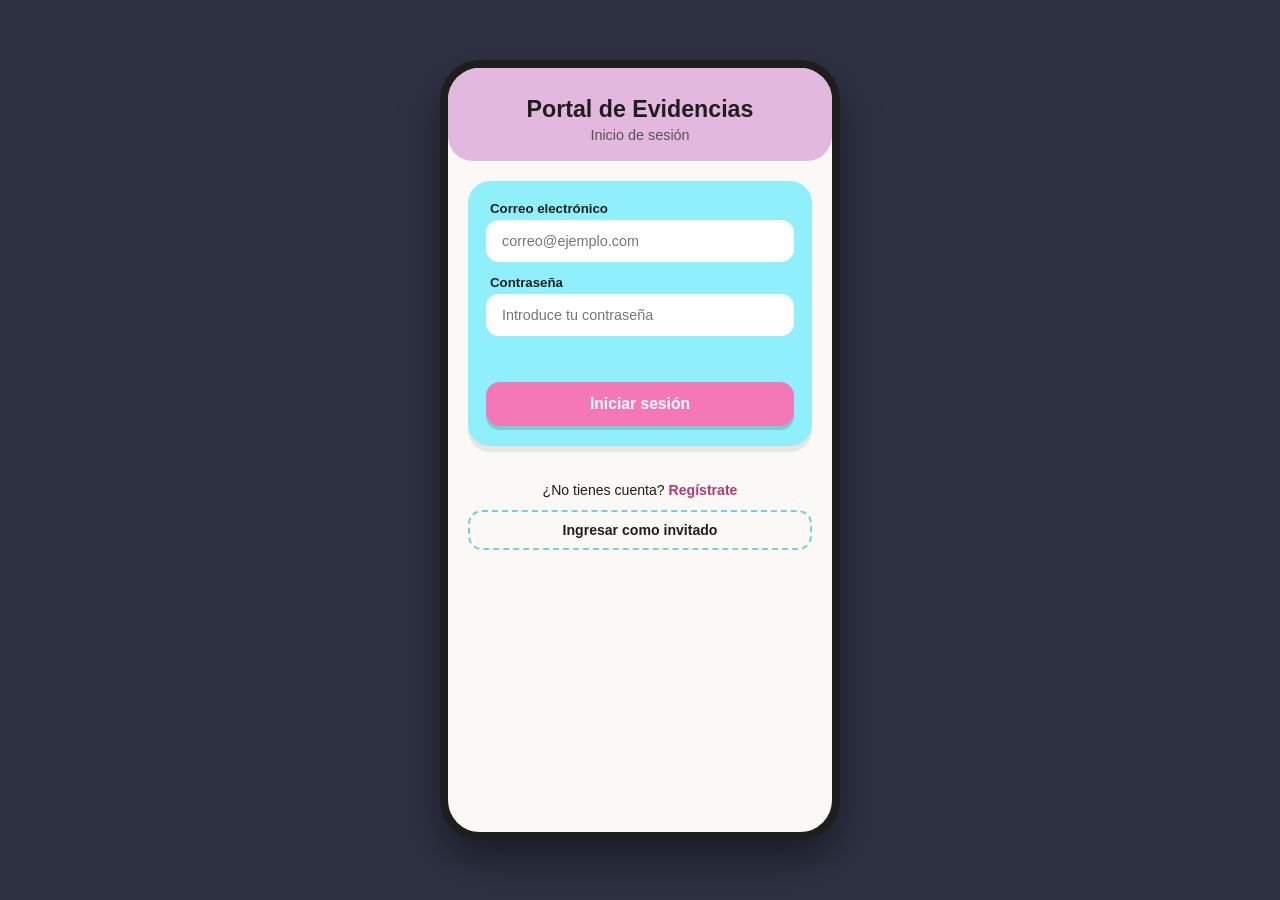
<file: index.html>
<!DOCTYPE html>
<html lang="es">
<head>
  <meta charset="UTF-8">
  <meta http-equiv="refresh" content="0; url=./html/iniciarSesion.html">
  <title>Portal de Evidencias</title>
  <script>window.location.replace("./html/iniciarSesion.html");</script>
</head>
<body>
  <p>Redirigiendo al <a href="./html/iniciarSesion.html">inicio de sesión</a>...</p>
</body>
</html>
</file>
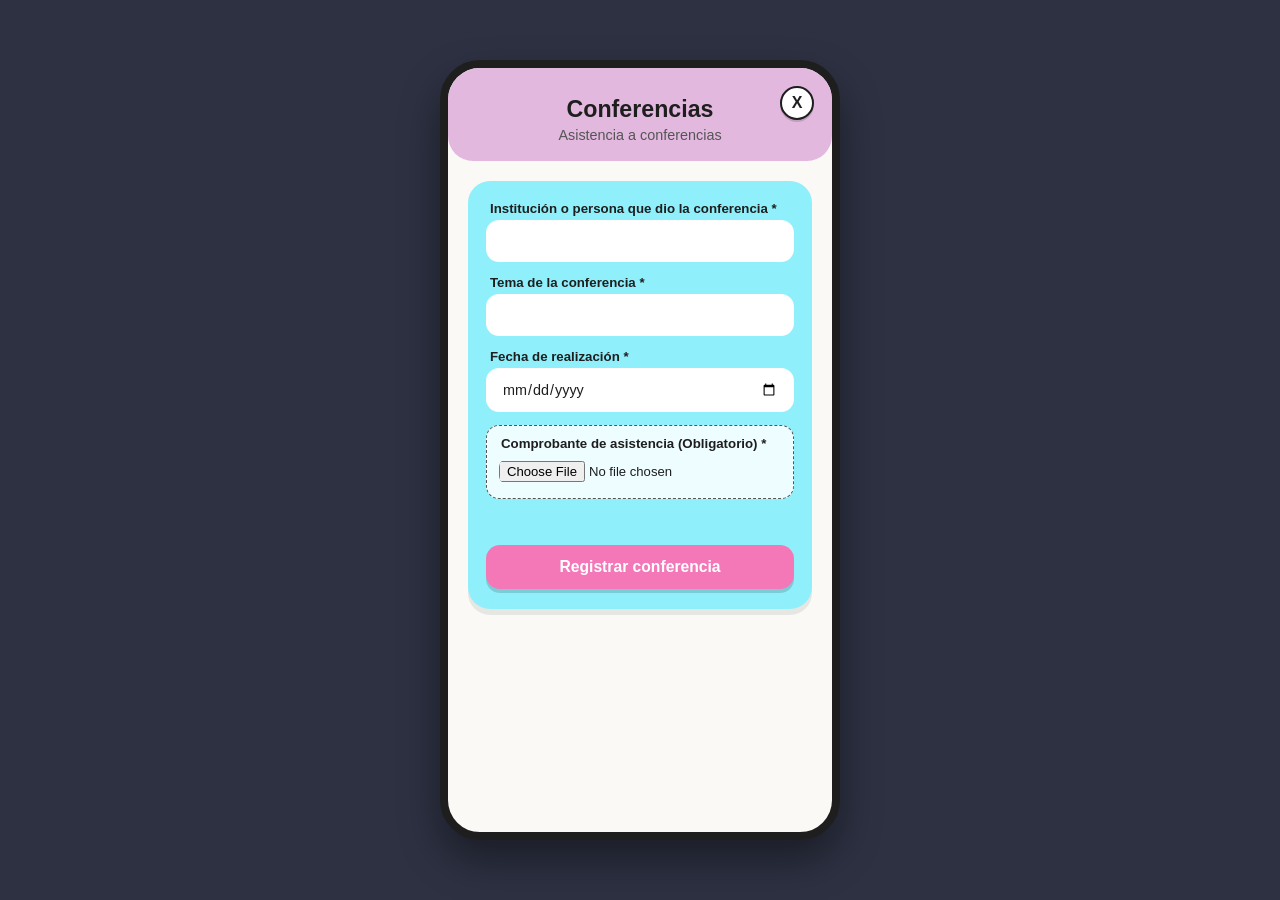
<file: html/conferencias.html>
<!DOCTYPE html>
<html lang="es">
<head>
    <meta charset="UTF-8">
    <meta name="viewport" content="width=device-width, initial-scale=1.0">
    <title>Registrar Conferencias</title>
    <link rel="stylesheet" href="../css/estilos.css">
</head>
<body>
    <div class="mobile-frame">
        <header class="app-header">
            <a href="principal.html" class="btn-close-x" title="Cancelar y volver">X</a>
            <h1>Conferencias</h1>
            <p>Asistencia a conferencias</p>
        </header>

        <main class="app-body">
            <form class="form-card" data-categoria="Conferencias" novalidate>
                <div class="input-group">
                    <label for="ponenteConferencia">Institución o persona que dio la conferencia *</label>
                    <input type="text" id="ponenteConferencia" required>
                </div>

                <div class="input-group">
                    <label for="temaConferencia">Tema de la conferencia *</label>
                    <input type="text" id="temaConferencia" required>
                </div>

                <div class="input-group">
                    <label for="fechaConferencia">Fecha de realización *</label>
                    <input type="date" id="fechaConferencia" required>
                </div>

                <div class="input-group file-input-box">
                    <label for="archivoConferencia">Comprobante de asistencia (Obligatorio) *</label>
                    <input type="file" id="archivoConferencia" accept=".pdf,.jpg,.jpeg,.png" required>
                </div>

                <p id="mensajeFeedback" class="feedback-msg"></p>
                <button type="submit" class="btn-primary">Registrar conferencia</button>
            </form>
        </main>
    </div>
    <script src="../js/formularios.js"></script>
</body>
</html>
</file>
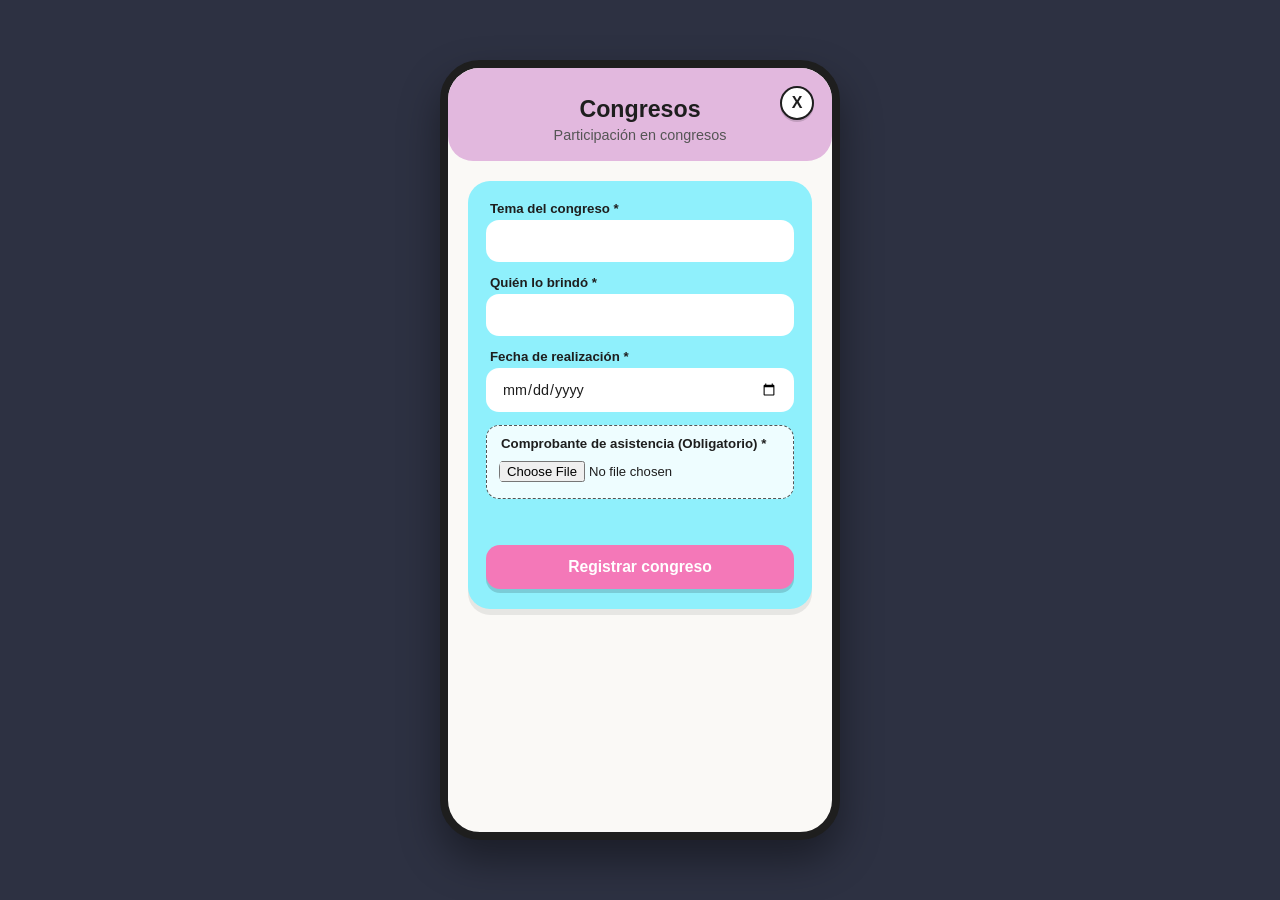
<file: html/congresos.html>
<!DOCTYPE html>
<html lang="es">
<head>
    <meta charset="UTF-8">
    <meta name="viewport" content="width=device-width, initial-scale=1.0">
    <title>Registrar Congresos</title>
    <link rel="stylesheet" href="../css/estilos.css">
</head>
<body>
    <div class="mobile-frame">
        <header class="app-header">
            <a href="principal.html" class="btn-close-x" title="Cancelar y volver">X</a>
            <h1>Congresos</h1>
            <p>Participación en congresos</p>
        </header>

        <main class="app-body">
            <form class="form-card" data-categoria="Congresos" novalidate>
                <div class="input-group">
                    <label for="temaCongreso">Tema del congreso *</label>
                    <input type="text" id="temaCongreso" required>
                </div>

                <div class="input-group">
                    <label for="organizadorCongreso">Quién lo brindó *</label>
                    <input type="text" id="organizadorCongreso" required>
                </div>

                <div class="input-group">
                    <label for="fechaCongreso">Fecha de realización *</label>
                    <input type="date" id="fechaCongreso" required>
                </div>

                <div class="input-group file-input-box">
                    <label for="archivoCongreso">Comprobante de asistencia (Obligatorio) *</label>
                    <input type="file" id="archivoCongreso" accept=".pdf,.jpg,.jpeg,.png" required>
                </div>

                <p id="mensajeFeedback" class="feedback-msg"></p>
                <button type="submit" class="btn-primary">Registrar congreso</button>
            </form>
        </main>
    </div>
    <script src="../js/formularios.js"></script>
</body>
</html>
</file>
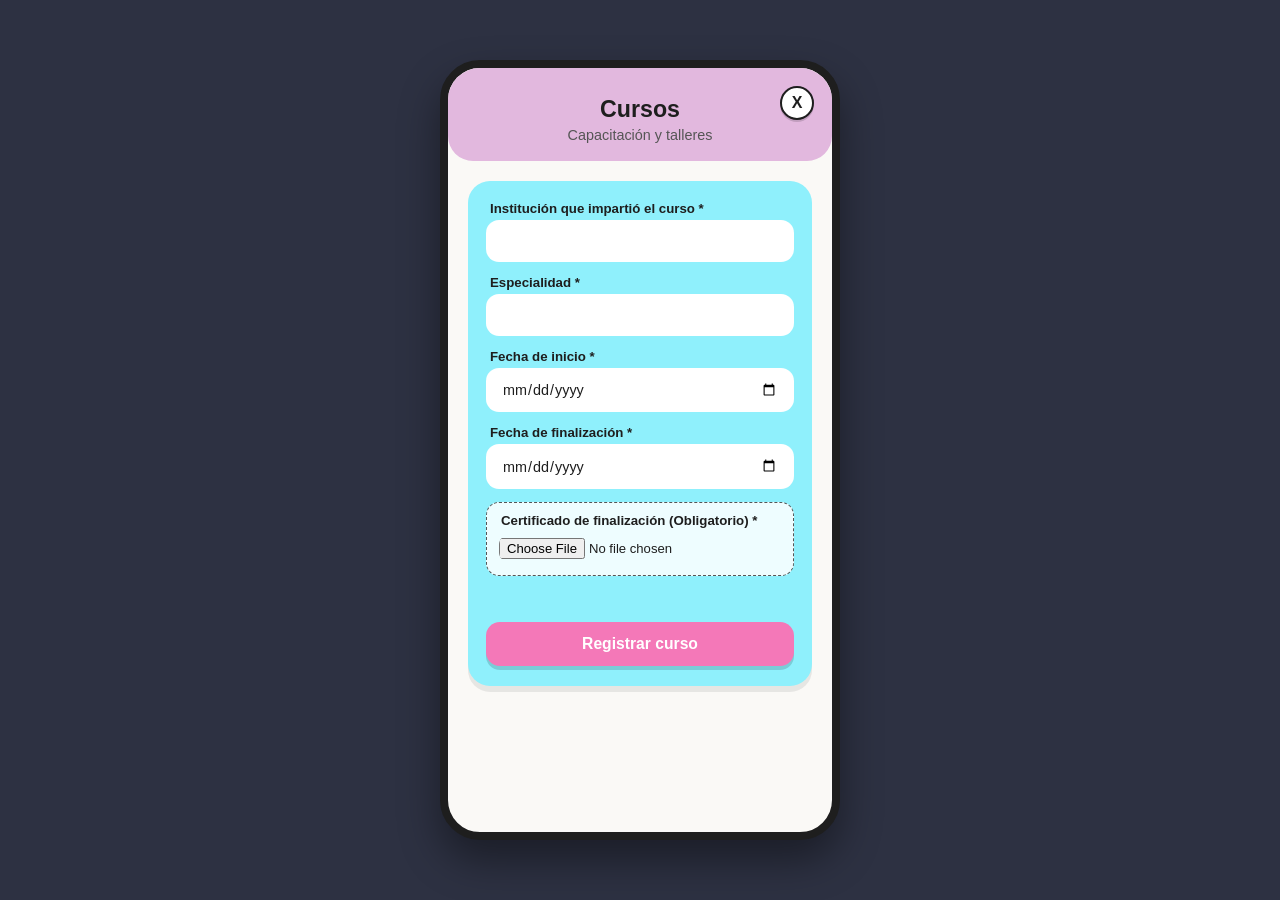
<file: html/cursos.html>
<!DOCTYPE html>
<html lang="es">
<head>
    <meta charset="UTF-8">
    <meta name="viewport" content="width=device-width, initial-scale=1.0">
    <title>Registrar Cursos</title>
    <link rel="stylesheet" href="../css/estilos.css">
</head>
<body>
    <div class="mobile-frame">
        <header class="app-header">
            <a href="principal.html" class="btn-close-x" title="Cancelar y volver">X</a>
            <h1>Cursos</h1>
            <p>Capacitación y talleres</p>
        </header>

        <main class="app-body">
            <form class="form-card" data-categoria="Cursos" novalidate>
                <div class="input-group">
                    <label for="institucionCurso">Institución que impartió el curso *</label>
                    <input type="text" id="institucionCurso" required>
                </div>

                <div class="input-group">
                    <label for="especialidadCurso">Especialidad *</label>
                    <input type="text" id="especialidadCurso" required>
                </div>

                <div class="input-group">
                    <label for="fechaInicioCurso">Fecha de inicio *</label>
                    <input type="date" id="fechaInicioCurso" required>
                </div>

                <div class="input-group">
                    <label for="fechaFinCurso">Fecha de finalización *</label>
                    <input type="date" id="fechaFinCurso" required>
                </div>

                <div class="input-group file-input-box">
                    <label for="archivoCurso">Certificado de finalización (Obligatorio) *</label>
                    <input type="file" id="archivoCurso" accept=".pdf,.jpg,.jpeg,.png" required>
                </div>

                <p id="mensajeFeedback" class="feedback-msg"></p>
                <button type="submit" class="btn-primary">Registrar curso</button>
            </form>
        </main>
    </div>
    <script src="../js/formularios.js"></script>
</body>
</html>
</file>
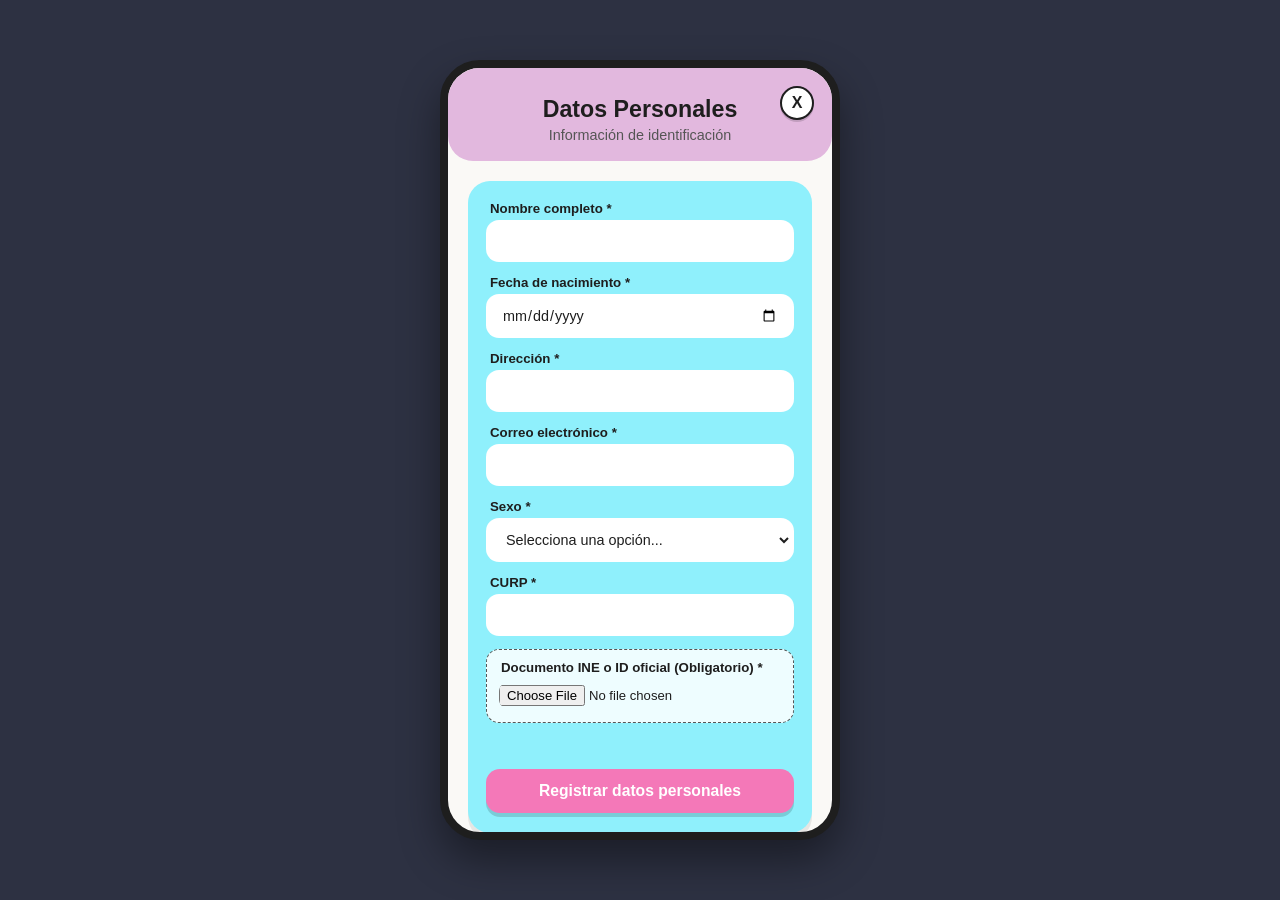
<file: html/datosPersonales.html>
<!DOCTYPE html>
<html lang="es">
<head>
    <meta charset="UTF-8">
    <meta name="viewport" content="width=device-width, initial-scale=1.0">
    <title>Registrar Datos Personales</title>
    <link rel="stylesheet" href="../css/estilos.css">
</head>
<body>
    <div class="mobile-frame">
        <header class="app-header">
            <a href="principal.html" class="btn-close-x" title="Cancelar y volver">X</a>
            <h1>Datos Personales</h1>
            <p>Información de identificación</p>
        </header>

        <main class="app-body">
            <form class="form-card" data-categoria="Datos personales" novalidate>
                <div class="input-group">
                    <label for="nombreCompleto">Nombre completo *</label>
                    <input type="text" id="nombreCompleto" required>
                </div>

                <div class="input-group">
                    <label for="fechaNacimiento">Fecha de nacimiento *</label>
                    <input type="date" id="fechaNacimiento" required>
                </div>

                <div class="input-group">
                    <label for="direccion">Dirección *</label>
                    <input type="text" id="direccion" required>
                </div>

                <div class="input-group">
                    <label for="correoElectronico">Correo electrónico *</label>
                    <input type="email" id="correoElectronico" required>
                </div>

                <div class="input-group">
                    <label for="sexo">Sexo *</label>
                    <select id="sexo" required>
                        <option value="">Selecciona una opción...</option>
                        <option value="Femenino">Femenino</option>
                        <option value="Masculino">Masculino</option>
                        <option value="Otro">Otro</option>
                    </select>
                </div>

                <div class="input-group">
                    <label for="curp">CURP *</label>
                    <input type="text" id="curp" maxlength="18" style="text-transform: uppercase;" required>
                </div>

                <div class="input-group file-input-box">
                    <label for="archivoIne">Documento INE o ID oficial (Obligatorio) *</label>
                    <input type="file" id="archivoIne" accept=".pdf,.jpg,.jpeg,.png" required>
                </div>

                <p id="mensajeFeedback" class="feedback-msg"></p>
                <button type="submit" class="btn-primary">Registrar datos personales</button>
            </form>
        </main>
    </div>
    <script src="../js/formularios.js"></script>
</body>
</html>
</file>
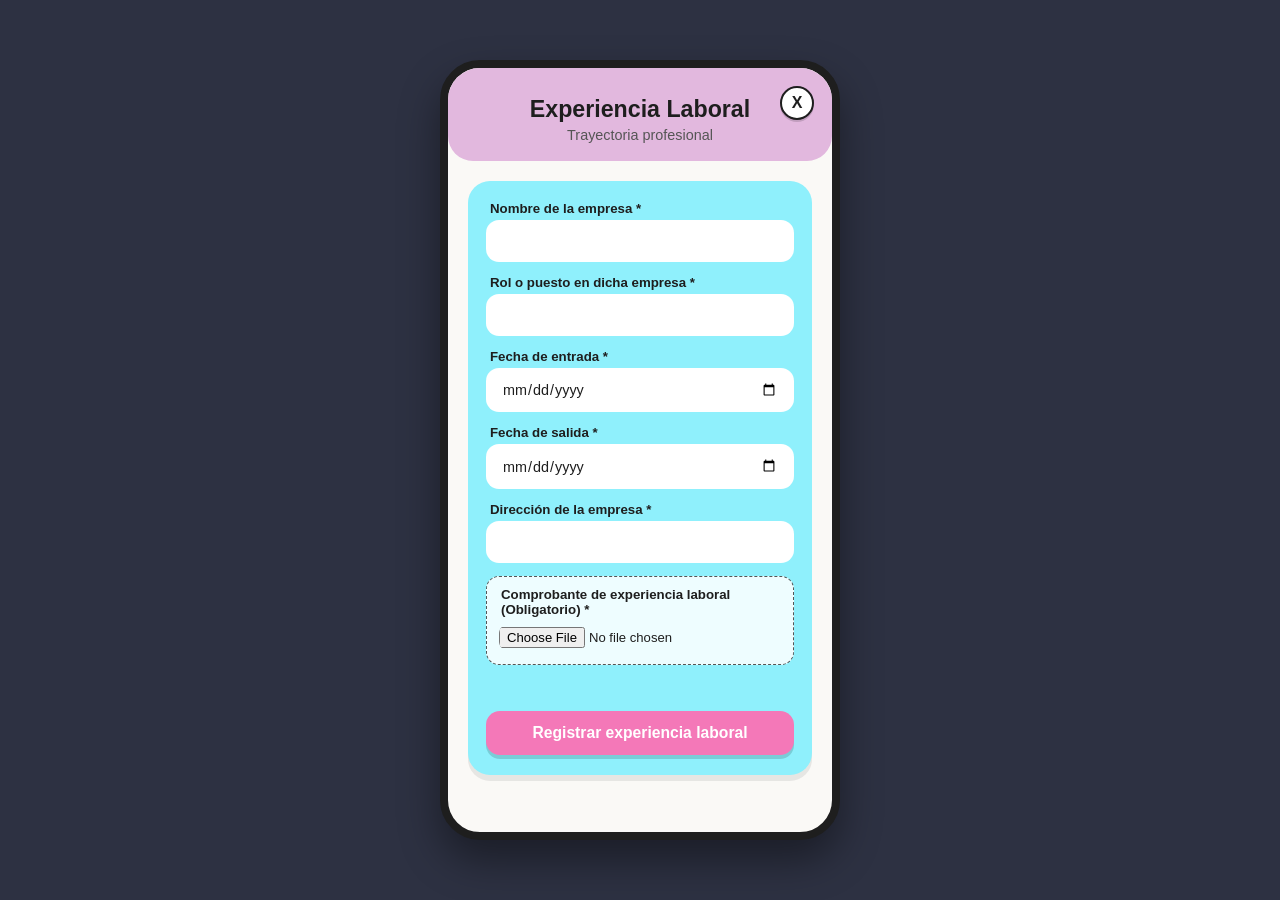
<file: html/experienciaLaboral.html>
<!DOCTYPE html>
<html lang="es">
<head>
    <meta charset="UTF-8">
    <meta name="viewport" content="width=device-width, initial-scale=1.0">
    <title>Registrar Experiencia Laboral</title>
    <link rel="stylesheet" href="../css/estilos.css">
</head>
<body>
    <div class="mobile-frame">
        <header class="app-header">
            <a href="principal.html" class="btn-close-x" title="Cancelar y volver">X</a>
            <h1>Experiencia Laboral</h1>
            <p>Trayectoria profesional</p>
        </header>

        <main class="app-body">
            <form class="form-card" data-categoria="Experiencia laboral" novalidate>
                <div class="input-group">
                    <label for="nombreEmpresa">Nombre de la empresa *</label>
                    <input type="text" id="nombreEmpresa" required>
                </div>

                <div class="input-group">
                    <label for="rolEmpresa">Rol o puesto en dicha empresa *</label>
                    <input type="text" id="rolEmpresa" required>
                </div>

                <div class="input-group">
                    <label for="fechaEntrada">Fecha de entrada *</label>
                    <input type="date" id="fechaEntrada" required>
                </div>

                <div class="input-group">
                    <label for="fechaSalida">Fecha de salida *</label>
                    <input type="date" id="fechaSalida" required>
                </div>

                <div class="input-group">
                    <label for="direccionEmpresa">Dirección de la empresa *</label>
                    <input type="text" id="direccionEmpresa" required>
                </div>

                <div class="input-group file-input-box">
                    <label for="archivoLaboral">Comprobante de experiencia laboral (Obligatorio) *</label>
                    <input type="file" id="archivoLaboral" accept=".pdf,.jpg,.jpeg,.png" required>
                </div>

                <p id="mensajeFeedback" class="feedback-msg"></p>
                <button type="submit" class="btn-primary">Registrar experiencia laboral</button>
            </form>
        </main>
    </div>
    <script src="../js/formularios.js"></script>
</body>
</html>
</file>
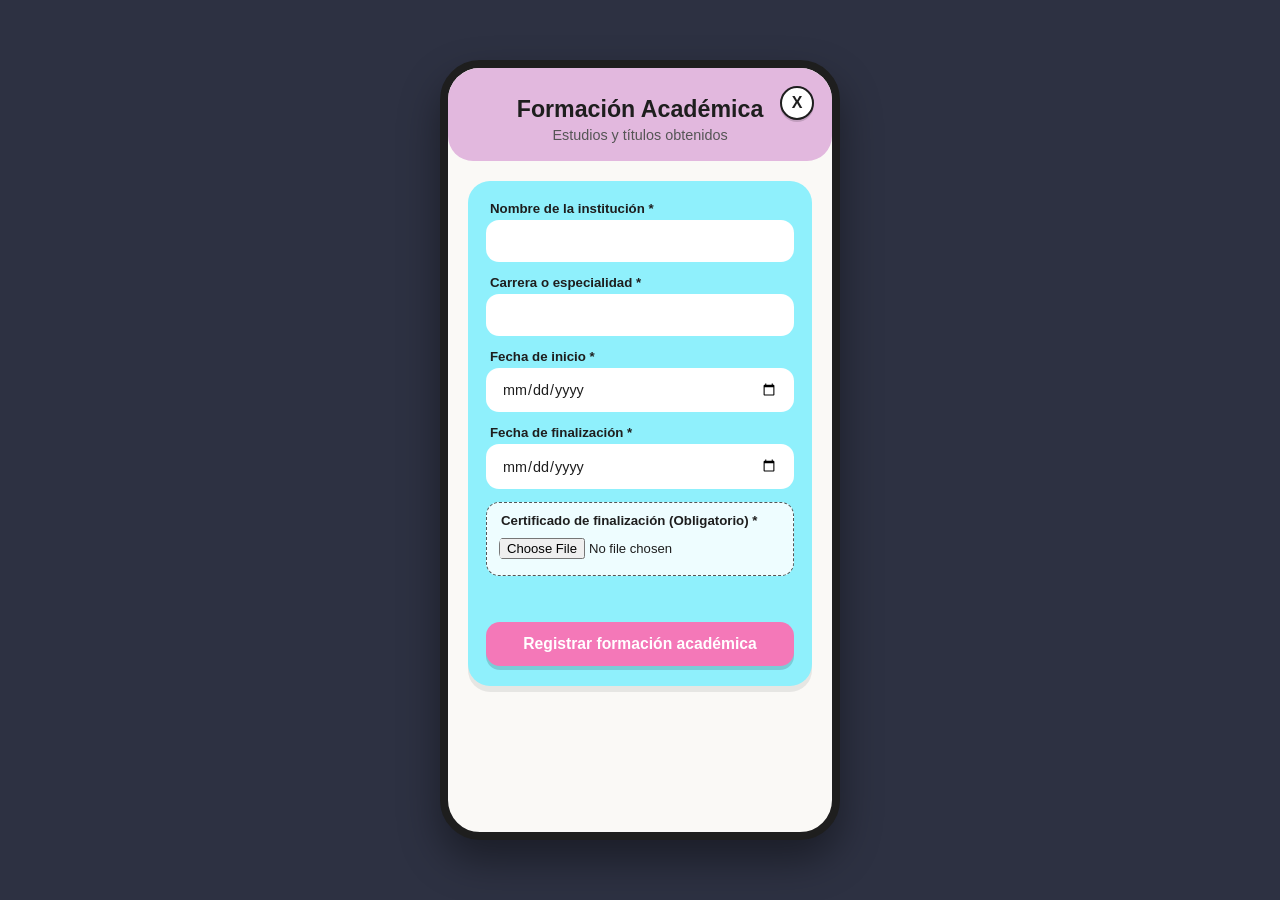
<file: html/formacionAcademica.html>
<!DOCTYPE html>
<html lang="es">
<head>
    <meta charset="UTF-8">
    <meta name="viewport" content="width=device-width, initial-scale=1.0">
    <title>Registrar Formación Académica</title>
    <link rel="stylesheet" href="../css/estilos.css">
</head>
<body>
    <div class="mobile-frame">
        <header class="app-header">
            <a href="principal.html" class="btn-close-x" title="Cancelar y volver">X</a>
            <h1>Formación Académica</h1>
            <p>Estudios y títulos obtenidos</p>
        </header>

        <main class="app-body">
            <form class="form-card" data-categoria="Formación académica" novalidate>
                <div class="input-group">
                    <label for="institucion">Nombre de la institución *</label>
                    <input type="text" id="institucion" required>
                </div>

                <div class="input-group">
                    <label for="carrera">Carrera o especialidad *</label>
                    <input type="text" id="carrera" required>
                </div>

                <div class="input-group">
                    <label for="fechaInicio">Fecha de inicio *</label>
                    <input type="date" id="fechaInicio" required>
                </div>

                <div class="input-group">
                    <label for="fechaFin">Fecha de finalización *</label>
                    <input type="date" id="fechaFin" required>
                </div>

                <div class="input-group file-input-box">
                    <label for="archivoCertificado">Certificado de finalización (Obligatorio) *</label>
                    <input type="file" id="archivoCertificado" accept=".pdf,.jpg,.jpeg,.png" required>
                </div>

                <p id="mensajeFeedback" class="feedback-msg"></p>
                <button type="submit" class="btn-primary">Registrar formación académica</button>
            </form>
        </main>
    </div>
    <script src="../js/formularios.js"></script>
</body>
</html>
</file>
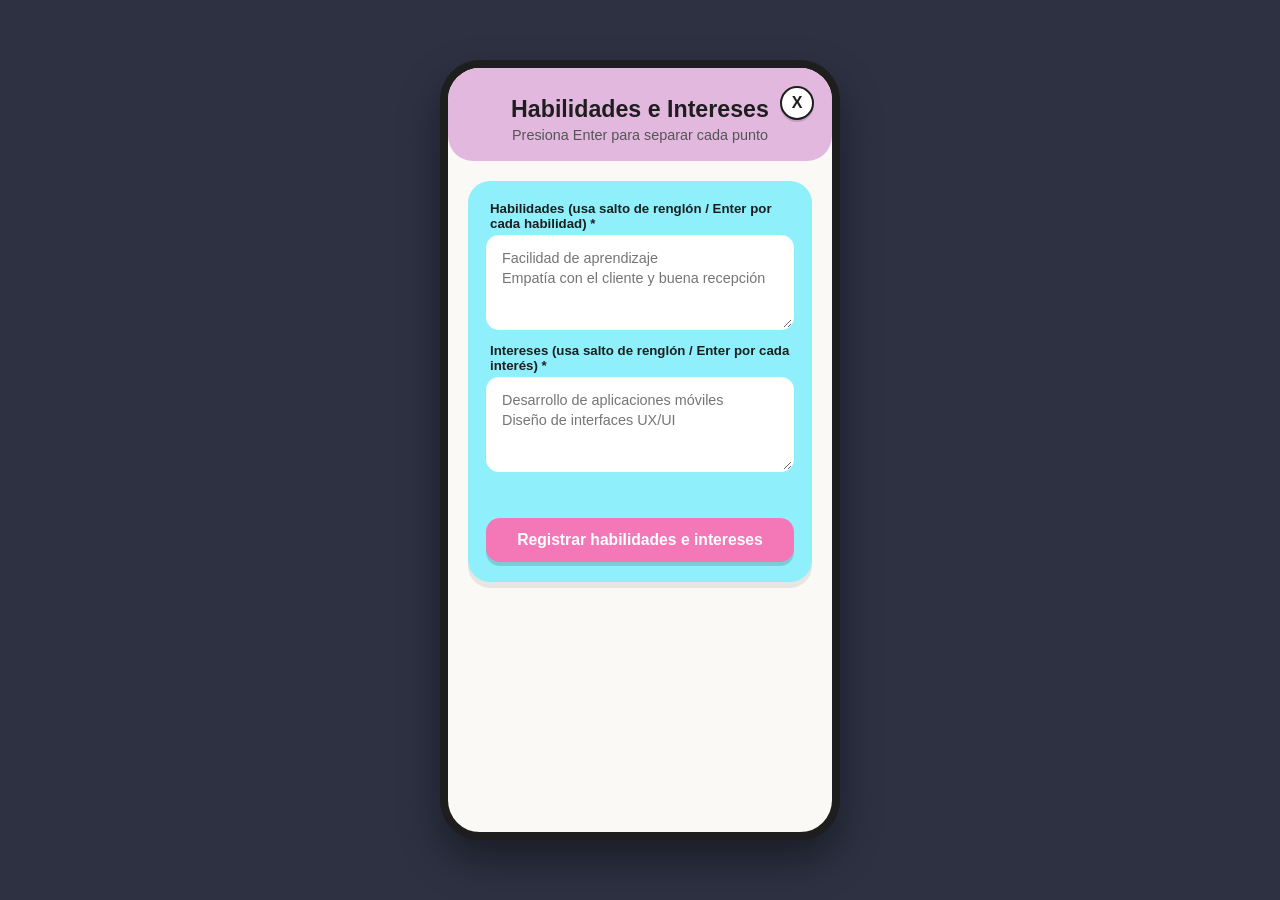
<file: html/habilidadesIntereses.html>
<!DOCTYPE html>
<html lang="es">
<head>
    <meta charset="UTF-8">
    <meta name="viewport" content="width=device-width, initial-scale=1.0">
    <title>Registrar Habilidades e Intereses</title>
    <link rel="stylesheet" href="../css/estilos.css">
</head>
<body>
    <div class="mobile-frame">
        <header class="app-header">
            <a href="principal.html" class="btn-close-x" title="Cancelar y volver">X</a>
            <h1>Habilidades e Intereses</h1>
            <p>Presiona Enter para separar cada punto</p>
        </header>

        <main class="app-body">
            <form class="form-card" data-categoria="Habilidades e intereses" novalidate>
                <div class="input-group">
                    <label for="listaHabilidades">Habilidades (usa salto de renglón / Enter por cada habilidad) *</label>
                    <textarea id="listaHabilidades" placeholder="Facilidad de aprendizaje&#10;Empatía con el cliente y buena recepción" required></textarea>
                </div>

                <div class="input-group">
                    <label for="listaIntereses">Intereses (usa salto de renglón / Enter por cada interés) *</label>
                    <textarea id="listaIntereses" placeholder="Desarrollo de aplicaciones móviles&#10;Diseño de interfaces UX/UI" required></textarea>
                </div>

                <p id="mensajeFeedback" class="feedback-msg"></p>
                <button type="submit" class="btn-primary">Registrar habilidades e intereses</button>
            </form>
        </main>
    </div>
    <script src="../js/formularios.js"></script>
</body>
</html>
</file>
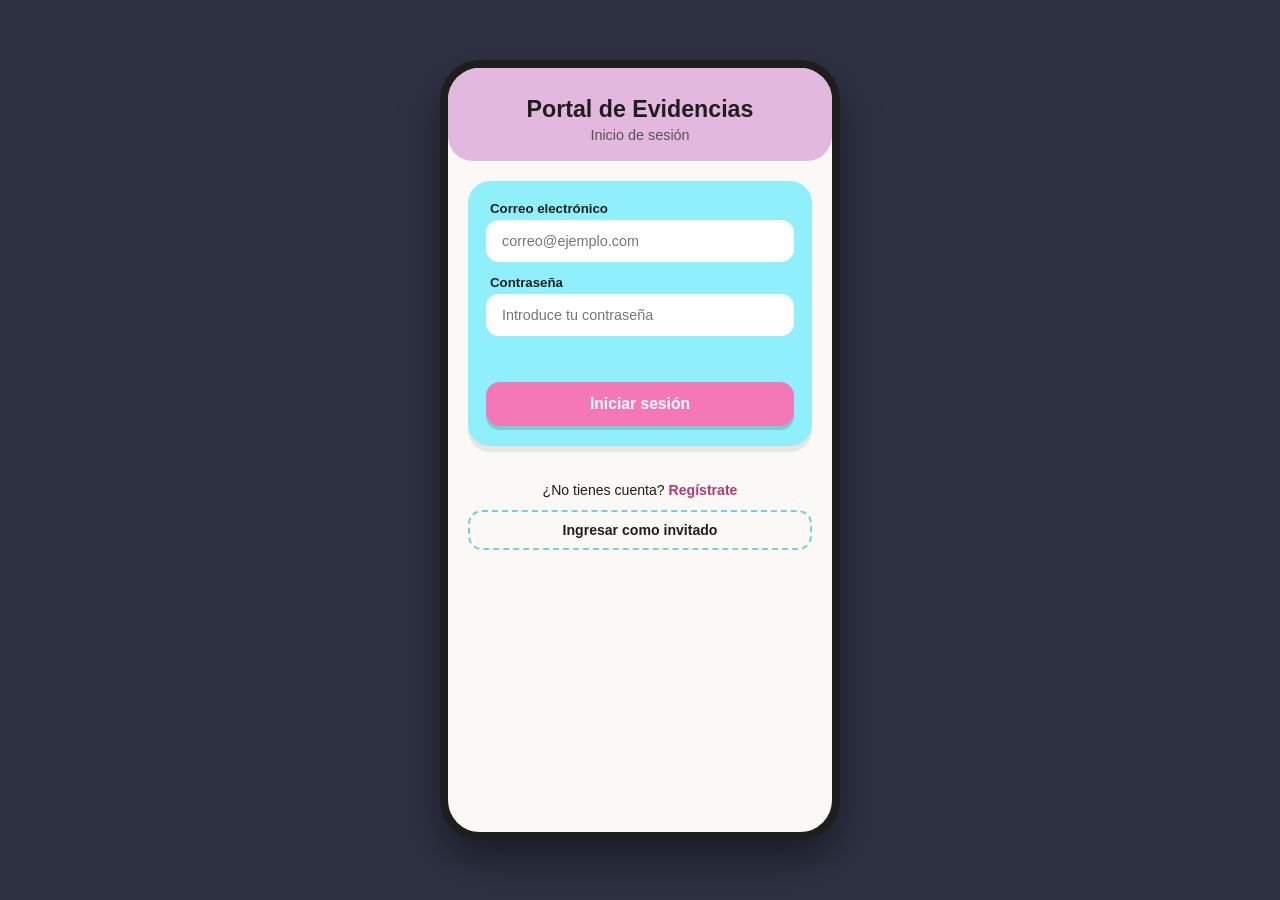
<file: html/iniciarSesion.html>
<!DOCTYPE html>
<html lang="es">
<head>
    <meta charset="UTF-8">
    <meta name="viewport" content="width=device-width, initial-scale=1.0">
    <title>Portal de Evidencias - Iniciar Sesión</title>
    <!-- Conectamos la hoja de estilos desde la carpeta exterior -->
    <link rel="stylesheet" href="../css/estilos.css">
</head>
<body>

    <div class="mobile-frame">
        <!-- Encabezado -->
        <header class="app-header">
            <h1>Portal de Evidencias</h1>
            <p>Inicio de sesión</p>
        </header>

        <!-- Cuerpo principal -->
        <main class="app-body">
            <form id="formIniciarSesion" class="form-card" novalidate>
                
                <div class="input-group">
                    <label for="correo">Correo electrónico</label>
                    <input type="email" id="correo" placeholder="correo@ejemplo.com" required>
                </div>

                <div class="input-group">
                    <label for="contrasena">Contraseña</label>
                    <input type="password" id="contrasena" placeholder="Introduce tu contraseña" required>
                </div>

                <!-- Mensaje de retroalimentación -->
                <p id="mensajeFeedback" class="feedback-msg"></p>

                <button type="submit" class="btn-primary">Iniciar sesión</button>
            </form>

            <!-- Acciones de navegación y control de acceso -->
            <div class="extra-actions" style="display: flex; flex-direction: column; gap: 12px; margin-top: 20px;">
                <a href="registro.html" class="link-text">¿No tienes cuenta? <strong>Regístrate</strong></a>
                <button type="button" id="btnInvitado" class="btn-secondary">Ingresar como invitado</button>
            </div>
        </main>
    </div>

    <!-- Conectamos el archivo de lógica JS -->
    <script src="../js/iniciarSesion.js"></script>
</body>
</html>
</file>
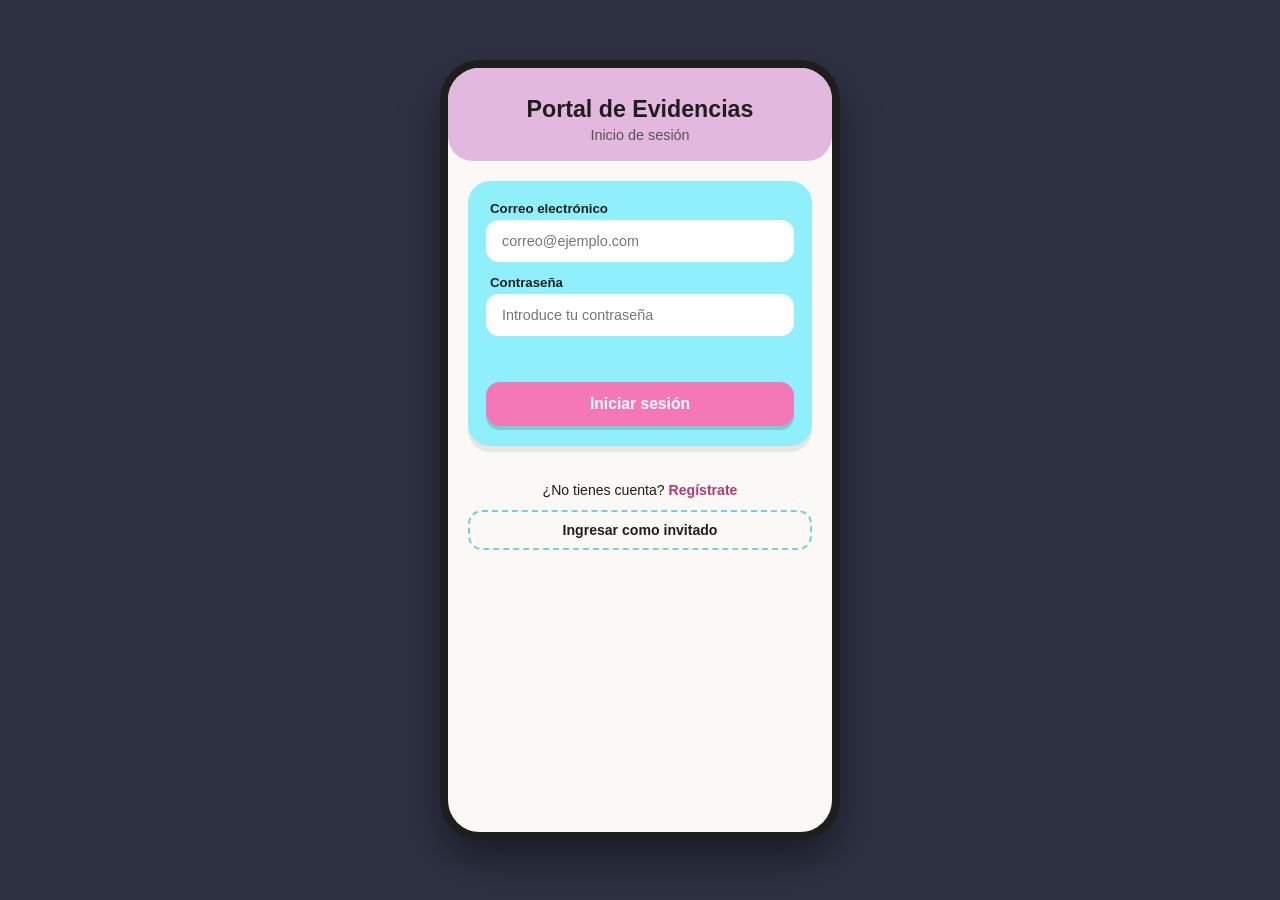
<file: html/principal.html>
<!DOCTYPE html>
<html lang="es">
<head>
    <meta charset="UTF-8">
    <meta name="viewport" content="width=device-width, initial-scale=1.0">
    <title>Portal de Evidencias - Principal</title>
    <link rel="stylesheet" href="../css/estilos.css">
</head>
<body>

    <div class="mobile-frame">
        <!-- Esquina superior izquierda: Cerrar sesión | Esquina superior derecha: Nombre -->
        <header class="top-bar-principal">
            <button type="button" id="btnCerrarSesion" class="btn-logout">Cerrar sesión</button>
            <div class="user-badge" id="nombreUsuarioHeader">Usuario</div>
        </header>

        <main class="app-body">
            <!-- Botón + con texto abajo -->
            <div id="btnAbrirCategorias" class="add-section" role="button" tabindex="0">
                <div class="btn-plus-circle">+</div>
                <span class="add-label">Agregar información a tu portafolio</span>
            </div>

            <!-- Lista dinámica donde se reflejan los resúmenes guardados -->
            <section id="contenedorPortafolio" class="portfolio-list"></section>
        </main>

        <!-- Modal selector de categorías para navegar a cada formulario -->
        <div id="modalCategorias" class="modal-overlay">
            <div class="modal-sheet">
                <div class="modal-header">
                    <h2>Selecciona qué deseas agregar</h2>
                    <button type="button" id="btnCerrarModalCat" class="btn-close-x" style="position:static;">X</button>
                </div>
                <a href="datosPersonales.html" class="category-option">1. Datos personales</a>
                <a href="formacionAcademica.html" class="category-option">2. Formación académica</a>
                <a href="cursos.html" class="category-option">3. Cursos</a>
                <a href="congresos.html" class="category-option">4. Congresos</a>
                <a href="conferencias.html" class="category-option">5. Conferencias</a>
                <a href="experienciaLaboral.html" class="category-option">6. Experiencia laboral</a>
                <a href="proyectosPracticas.html" class="category-option">7. Proyectos y prácticas</a>
                <a href="habilidadesIntereses.html" class="category-option">8. Habilidades e intereses</a>
            </div>
        </div>

        <!-- Modal para abrir y ver el detalle completo + archivo adjunto de cada elemento -->
        <div id="modalDetalle" class="modal-overlay">
            <div class="modal-sheet">
                <div class="modal-header">
                    <h2 id="detalleTitulo">Detalle del registro</h2>
                    <button type="button" id="btnCerrarModalDetalle" class="btn-close-x" style="position:static;">X</button>
                </div>
                <div id="detalleContenido" class="detail-list"></div>
                <button type="button" id="btnEliminarRegistro" class="btn-primary" style="background-color: var(--error);">Eliminar registro</button>
            </div>
        </div>
    </div>

    <script src="../js/principal.js"></script>
</body>
</html>
</file>
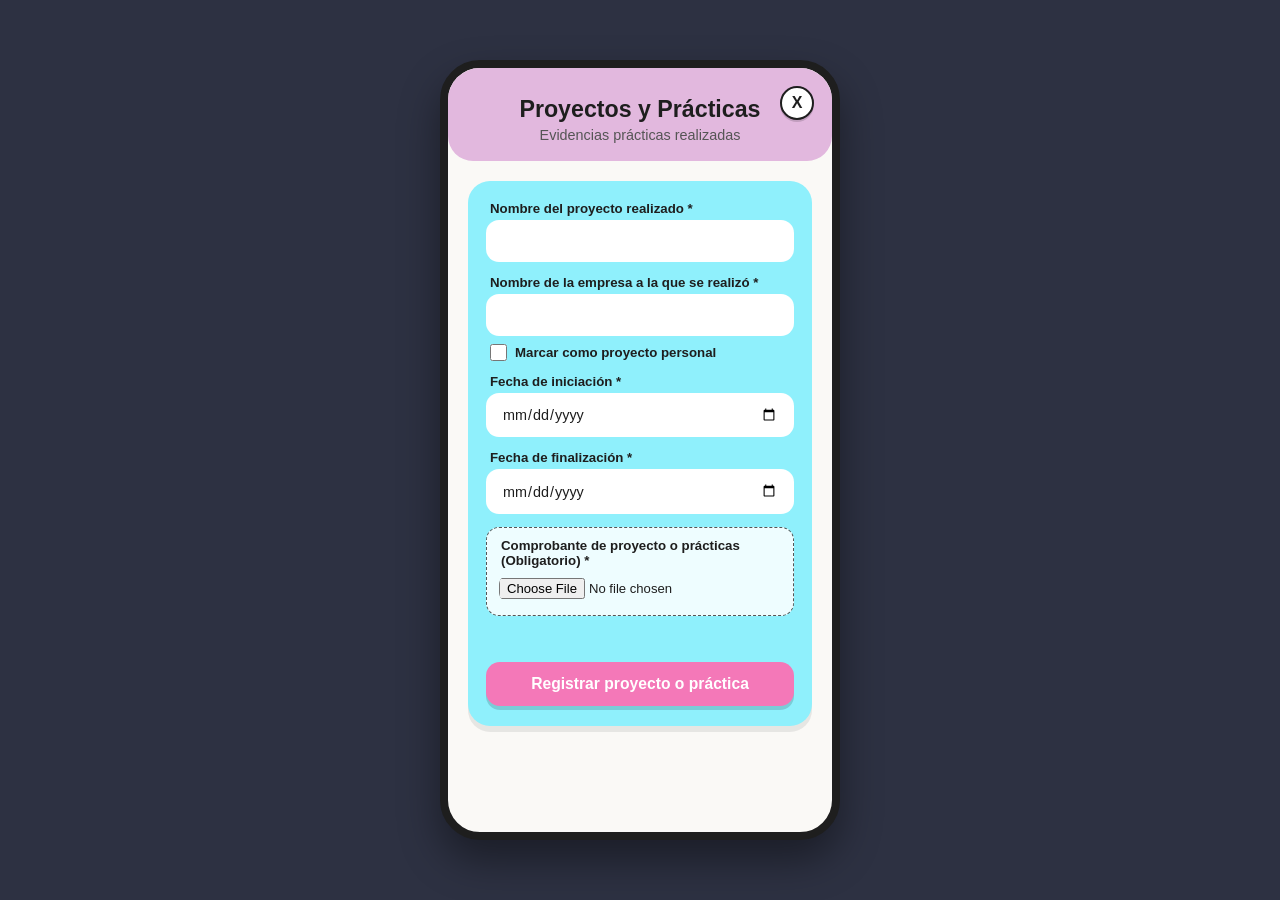
<file: html/proyectosPracticas.html>
<!DOCTYPE html>
<html lang="es">
<head>
    <meta charset="UTF-8">
    <meta name="viewport" content="width=device-width, initial-scale=1.0">
    <title>Registrar Proyectos y Prácticas</title>
    <link rel="stylesheet" href="../css/estilos.css">
</head>
<body>
    <div class="mobile-frame">
        <header class="app-header">
            <a href="principal.html" class="btn-close-x" title="Cancelar y volver">X</a>
            <h1>Proyectos y Prácticas</h1>
            <p>Evidencias prácticas realizadas</p>
        </header>

        <main class="app-body">
            <form class="form-card" data-categoria="Proyectos y prácticas" novalidate>
                <div class="input-group">
                    <label for="nombreProyecto">Nombre del proyecto realizado *</label>
                    <input type="text" id="nombreProyecto" required>
                </div>

                <div class="input-group">
                    <label for="empresaProyecto">Nombre de la empresa a la que se realizó *</label>
                    <input type="text" id="empresaProyecto" required>
                    <label class="checkbox-row">
                        <input type="checkbox" id="esProyectoPersonal">
                        <span>Marcar como proyecto personal</span>
                    </label>
                </div>

                <div class="input-group">
                    <label for="fechaInicioProyecto">Fecha de iniciación *</label>
                    <input type="date" id="fechaInicioProyecto" required>
                </div>

                <div class="input-group">
                    <label for="fechaFinProyecto">Fecha de finalización *</label>
                    <input type="date" id="fechaFinProyecto" required>
                </div>

                <div class="input-group file-input-box">
                    <label for="archivoProyecto">Comprobante de proyecto o prácticas (Obligatorio) *</label>
                    <input type="file" id="archivoProyecto" accept=".pdf,.jpg,.jpeg,.png" required>
                </div>

                <p id="mensajeFeedback" class="feedback-msg"></p>
                <button type="submit" class="btn-primary">Registrar proyecto o práctica</button>
            </form>
        </main>
    </div>
    <script src="../js/formularios.js"></script>
</body>
</html>
</file>
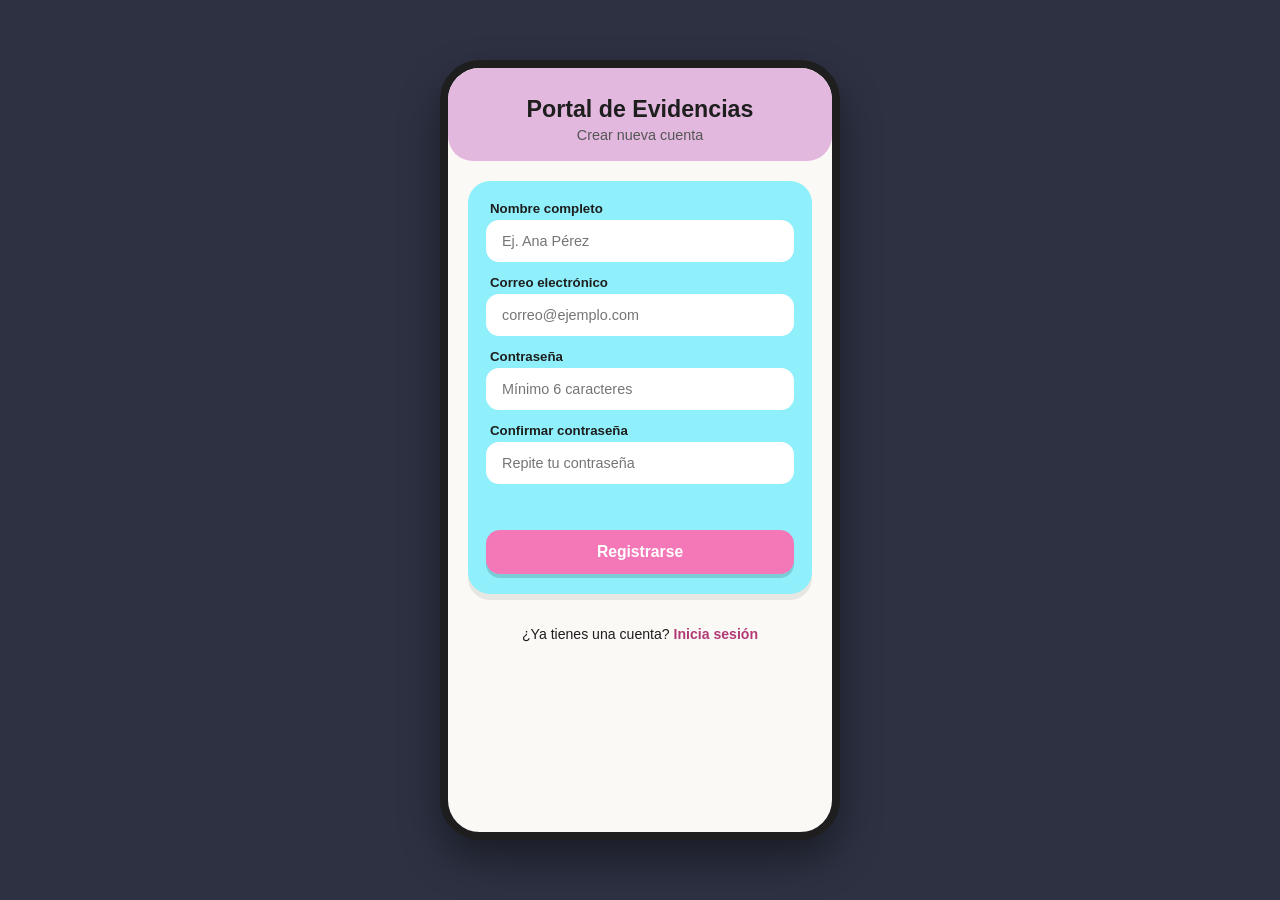
<file: html/registro.html>
<!DOCTYPE html>
<html lang="es">
<head>
    <meta charset="UTF-8">
    <meta name="viewport" content="width=device-width, initial-scale=1.0">
    <title>Portal de Evidencias - Registro</title>
    <!-- Conectando el archivo CSS desde la carpeta exterior -->
    <link rel="stylesheet" href="../css/estilos.css">
</head>
<body>

    <div class="mobile-frame">
        <!-- Encabezado de la pantalla -->
        <header class="app-header">
            <h1>Portal de Evidencias</h1>
            <p>Crear nueva cuenta</p>
        </header>

        <!-- Contenido principal -->
        <main class="app-body">
            <form id="formRegistro" class="form-card" novalidate>
                
                <div class="input-group">
                    <label for="nombre">Nombre completo</label>
                    <input type="text" id="nombre" placeholder="Ej. Ana Pérez" required>
                </div>

                <div class="input-group">
                    <label for="correo">Correo electrónico</label>
                    <input type="email" id="correo" placeholder="correo@ejemplo.com" required>
                </div>

                <div class="input-group">
                    <label for="contrasena">Contraseña</label>
                    <input type="password" id="contrasena" placeholder="Mínimo 6 caracteres" required>
                </div>

                <div class="input-group">
                    <label for="confirmarContrasena">Confirmar contraseña</label>
                    <input type="password" id="confirmarContrasena" placeholder="Repite tu contraseña" required>
                </div>

                <!-- Elemento para mensajes de retroalimentación -->
                <p id="mensajeFeedback" class="feedback-msg"></p>

                <button type="submit" class="btn-primary">Registrarse</button>
            </form>

            <div class="extra-actions">
                <a href="iniciarSesion.html" class="link-text">¿Ya tienes una cuenta? <strong>Inicia sesión</strong></a>
            </div>
        </main>
    </div>

    <!-- Conectando el archivo JS de lógica -->
    <script src="../js/registro.js"></script>
</body>
</html>
</file>
<file: css/estilos.css>
:root {
    --bg-crema: #FAF9F6;
    --lila-pastel: #E2B8DE;
    --cian-card: #8FF0FC;
    --cian-suave: #DCF9FC;
    --rosa-principal: #F478B8;
    --texto-principal: #1E1E1E;
    --texto-secundario: #555555;
    --blanco: #FFFFFF;
    --error: #D93838;
    --exito: #2B8A3E;
}

* {
    box-sizing: border-box;
    margin: 0;
    padding: 0;
    font-family: 'Segoe UI', Tahoma, Geneva, Verdana, sans-serif;
}

body {
    background-color: #2D3142;
    display: flex;
    justify-content: center;
    align-items: center;
    min-height: 100vh;
}

/* Marco móvil */
.mobile-frame {
    width: 100%;
    max-width: 400px;
    height: 780px;
    background-color: var(--bg-crema);
    border: 8px solid #1E1E1E;
    border-radius: 40px;
    display: flex;
    flex-direction: column;
    overflow: hidden;
    box-shadow: 0 20px 40px rgba(0, 0, 0, 0.4);
    position: relative;
}

/* --- ENCABEZADO PANTALLAS DE ACCESO --- */
.app-header {
    background-color: var(--lila-pastel);
    padding: 28px 20px 18px;
    text-align: center;
    border-bottom-left-radius: 25px;
    border-bottom-right-radius: 25px;
    position: relative;
}

.app-header h1 {
    font-size: 1.45rem;
    color: var(--texto-principal);
    font-weight: 700;
}

.app-header p {
    font-size: 0.9rem;
    color: var(--texto-secundario);
    margin-top: 4px;
}

/* Botón X para regresar a principal.html */
.btn-close-x {
    position: absolute;
    top: 18px;
    right: 18px;
    width: 34px;
    height: 34px;
    border-radius: 50%;
    background-color: var(--blanco);
    color: var(--texto-principal);
    border: 2px solid var(--texto-principal);
    font-weight: 800;
    font-size: 1rem;
    display: flex;
    justify-content: center;
    align-items: center;
    text-decoration: none;
    cursor: pointer;
    box-shadow: 0 2px 0 rgba(0, 0, 0, 0.15);
    transition: transform 0.1s;
}

.btn-close-x:active {
    transform: scale(0.92);
}

/* --- BARRA SUPERIOR PANTALLA PRINCIPAL --- */
.top-bar-principal {
    background-color: var(--lila-pastel);
    padding: 22px 18px 18px;
    display: flex;
    justify-content: space-between;
    align-items: center;
    border-bottom-left-radius: 24px;
    border-bottom-right-radius: 24px;
    box-shadow: 0 4px 10px rgba(0, 0, 0, 0.06);
}

.btn-logout {
    background-color: var(--blanco);
    color: var(--error);
    border: 2px solid var(--error);
    padding: 6px 12px;
    border-radius: 12px;
    font-size: 0.8rem;
    font-weight: 700;
    cursor: pointer;
}

.user-badge {
    background-color: var(--cian-suave);
    color: var(--texto-principal);
    padding: 6px 14px;
    border-radius: 14px;
    font-size: 0.85rem;
    font-weight: 700;
    max-width: 180px;
    white-space: nowrap;
    overflow: hidden;
    text-overflow: ellipsis;
}

/* --- CUERPO CON SCROLL INTERNO --- */
.app-body {
    padding: 20px;
    flex-grow: 1;
    overflow-y: auto;
    display: flex;
    flex-direction: column;
    gap: 16px;
}

/* Botón + Agregar información */
.add-section {
    display: flex;
    flex-direction: column;
    align-items: center;
    background-color: var(--cian-suave);
    border: 2px dashed var(--rosa-principal);
    border-radius: 22px;
    padding: 18px;
    cursor: pointer;
    transition: transform 0.15s ease, background-color 0.2s;
}

.add-section:hover {
    background-color: #ccf4fa;
}

.add-section:active {
    transform: scale(0.98);
}

.btn-plus-circle {
    width: 52px;
    height: 52px;
    border-radius: 50%;
    background-color: var(--rosa-principal);
    color: var(--blanco);
    font-size: 2rem;
    font-weight: 700;
    display: flex;
    justify-content: center;
    align-items: center;
    box-shadow: 0 4px 0 rgba(0, 0, 0, 0.15);
    margin-bottom: 8px;
    line-height: 1;
}

.add-label {
    font-size: 0.92rem;
    font-weight: 700;
    color: var(--texto-principal);
    text-align: center;
}

/* --- TARJETAS DE RESUMEN EN PRINCIPAL --- */
.portfolio-list {
    display: flex;
    flex-direction: column;
    gap: 12px;
    padding-bottom: 20px;
}

.portfolio-item-card {
    background-color: var(--cian-card);
    border-radius: 18px;
    padding: 15px 16px;
    box-shadow: 0 4px 0 rgba(0, 0, 0, 0.08);
    cursor: pointer;
    transition: transform 0.12s ease;
    border-left: 6px solid var(--rosa-principal);
}

.portfolio-item-card:active {
    transform: translateY(2px);
}

.item-category-tag {
    display: inline-block;
    background-color: var(--lila-pastel);
    color: var(--texto-principal);
    font-size: 0.72rem;
    font-weight: 800;
    text-transform: uppercase;
    padding: 3px 9px;
    border-radius: 8px;
    margin-bottom: 6px;
}

.item-title {
    font-size: 1rem;
    font-weight: 700;
    color: var(--texto-principal);
    margin-bottom: 4px;
}

.item-summary {
    font-size: 0.84rem;
    color: var(--texto-secundario);
    line-height: 1.35;
}

.item-file-badge {
    margin-top: 8px;
    font-size: 0.76rem;
    font-weight: 700;
    color: #155c66;
    background-color: rgba(255, 255, 255, 0.7);
    padding: 4px 8px;
    border-radius: 8px;
    display: inline-block;
}

/* --- FORMULARIOS --- */
.form-card {
    background-color: var(--cian-card);
    border-radius: 22px;
    padding: 20px 18px;
    box-shadow: 0 6px 0 rgba(0, 0, 0, 0.08);
    display: flex;
    flex-direction: column;
    gap: 13px;
}

.input-group {
    display: flex;
    flex-direction: column;
    gap: 4px;
}

.input-group label {
    font-size: 0.83rem;
    font-weight: 700;
    color: var(--texto-principal);
    margin-left: 4px;
}

.input-group input,
.input-group select,
.input-group textarea {
    width: 100%;
    padding: 11px 14px;
    border: 2px solid transparent;
    border-radius: 13px;
    background-color: var(--blanco);
    font-size: 0.9rem;
    color: var(--texto-principal);
    outline: none;
}

.input-group textarea {
    min-height: 95px;
    resize: vertical;
    line-height: 1.4;
}

.input-group input:focus,
.input-group select:focus,
.input-group textarea:focus {
    border-color: var(--rosa-principal);
}

.checkbox-row {
    display: flex;
    align-items: center;
    gap: 8px;
    margin-top: 4px;
    font-size: 0.84rem;
    font-weight: 600;
    color: var(--texto-principal);
}

.checkbox-row input[type="checkbox"] {
    width: 17px;
    height: 17px;
    accent-color: var(--rosa-principal);
}

.file-input-box {
    background-color: rgba(255, 255, 255, 0.85);
    padding: 10px;
    border-radius: 13px;
    border: 1.5px dashed var(--texto-secundario);
}

.file-input-box input[type="file"] {
    padding: 4px 0;
    background: transparent;
    font-size: 0.82rem;
}

.feedback-msg {
    font-size: 0.82rem;
    font-weight: 700;
    text-align: center;
    min-height: 16px;
}

.btn-primary {
    background-color: var(--rosa-principal);
    color: var(--blanco);
    font-size: 0.98rem;
    font-weight: 700;
    border: none;
    border-radius: 14px;
    padding: 13px;
    cursor: pointer;
    box-shadow: 0 4px 0 rgba(0, 0, 0, 0.15);
    margin-top: 4px;
}

.btn-primary:active {
    transform: translateY(2px);
}

.btn-secondary {
    background-color: transparent;
    color: var(--texto-principal);
    font-size: 0.88rem;
    font-weight: 700;
    border: 2px dashed #79CED9;
    border-radius: 14px;
    padding: 10px;
    cursor: pointer;
}

.extra-actions {
    margin-top: 15px;
    text-align: center;
}

.link-text {
    font-size: 0.88rem;
    color: var(--texto-principal);
    text-decoration: none;
}

.link-text strong {
    color: #b33975;
}

/* --- MODALES (SELECCIÓN DE CATEGORÍA Y DETALLE DE REGISTRO) --- */
.modal-overlay {
    position: absolute;
    inset: 0;
    background-color: rgba(30, 30, 30, 0.65);
    display: none;
    justify-content: center;
    align-items: flex-end;
    z-index: 50;
}

.modal-overlay.active {
    display: flex;
}

.modal-sheet {
    background-color: var(--bg-crema);
    width: 100%;
    max-height: 82%;
    border-top-left-radius: 28px;
    border-top-right-radius: 28px;
    padding: 22px 20px;
    overflow-y: auto;
    box-shadow: 0 -8px 25px rgba(0, 0, 0, 0.25);
    display: flex;
    flex-direction: column;
    gap: 12px;
}

.modal-header {
    display: flex;
    justify-content: space-between;
    align-items: center;
    border-bottom: 2px solid var(--lila-pastel);
    padding-bottom: 10px;
}

.modal-header h2 {
    font-size: 1.1rem;
    color: var(--texto-principal);
}

.category-option {
    display: block;
    width: 100%;
    text-align: left;
    background-color: var(--cian-suave);
    color: var(--texto-principal);
    text-decoration: none;
    font-weight: 700;
    font-size: 0.92rem;
    padding: 12px 15px;
    border-radius: 14px;
    border-left: 5px solid var(--rosa-principal);
    transition: background-color 0.15s;
}

.category-option:hover {
    background-color: var(--cian-card);
}

.detail-list p {
    font-size: 0.9rem;
    margin-bottom: 8px;
    color: var(--texto-principal);
}

.detail-bullets {
    margin-left: 18px;
    margin-top: 4px;
    margin-bottom: 10px;
    font-size: 0.88rem;
}
</file>
